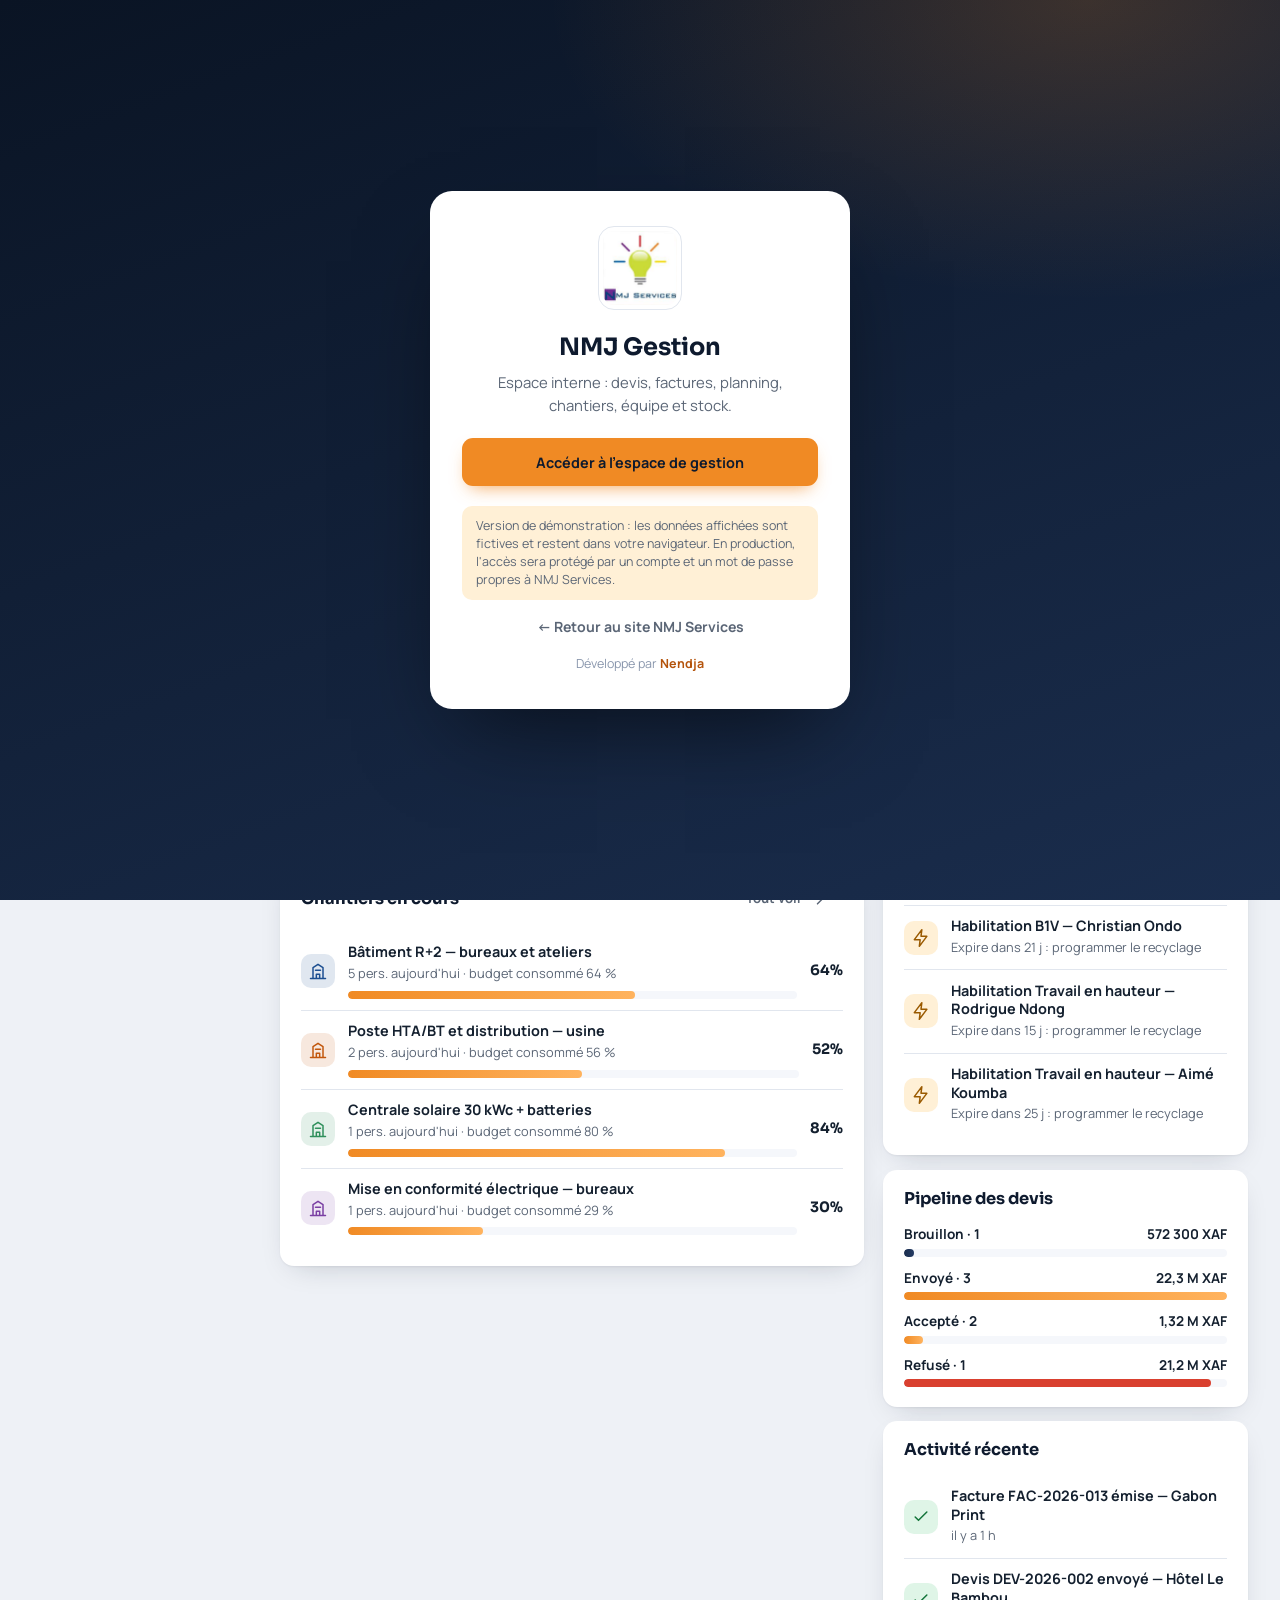
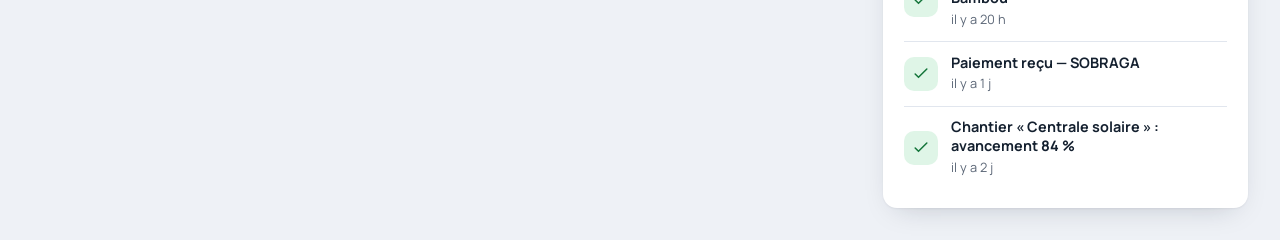
<file: gestion/index.html>
<!DOCTYPE html>
<html lang="fr">
<head>
  <meta charset="UTF-8">
  <meta name="viewport" content="width=device-width, initial-scale=1, viewport-fit=cover">
  <title>NMJ Gestion — Espace interne</title>
  <meta name="robots" content="noindex, nofollow">
  <meta name="theme-color" content="#0e1a2e">
  <link rel="icon" type="image/png" href="../assets/img/logo.png">
  <link rel="apple-touch-icon" href="../assets/img/logo.png">
  <link rel="preconnect" href="https://fonts.googleapis.com">
  <link rel="preconnect" href="https://fonts.gstatic.com" crossorigin>
  <link href="https://fonts.googleapis.com/css2?family=Sora:wght@500;600;700&family=Manrope:wght@400;500;600;700;800&display=swap" rel="stylesheet">
  <link rel="stylesheet" href="gestion.css">
</head>
<body>

<!-- Connexion (démonstration) -->
<div class="login" id="login">
  <div class="login__card">
    <img class="login__logo" src="../assets/img/logo.png" alt="Logo NMJ Services">
    <h1>NMJ Gestion</h1>
    <p>Espace interne : devis, factures, planning, chantiers, équipe et stock.</p>
    <button class="btn btn--pri btn--block" data-act="enter" style="min-height:48px">Accéder à l'espace de gestion</button>
    <p class="login__note">Version de démonstration : les données affichées sont fictives et restent dans votre navigateur. En production, l'accès sera protégé par un compte et un mot de passe propres à NMJ Services.</p>
    <a class="login__back" href="../">← Retour au site NMJ Services</a>
    <p style="margin:1rem 0 0;font-size:.78rem;color:#8a97ad">Développé par <b style="color:#b4530b">Nendja</b></p>
  </div>
</div>

<div class="app">
  <aside class="side">
    <a class="side__brand" href="#/dashboard"><img src="../assets/img/logo.png" alt=""><div><b>NMJ Gestion</b><small>ESPACE INTERNE</small></div></a>
    <nav id="nav" aria-label="Navigation de l'application"></nav>
    <div class="side__foot">
      <div class="user"><span class="avatar">NM</span><div><b>Direction NMJ</b><small>Administrateur (démo)</small></div></div>
      <a class="side__link" href="../">← Retour au site</a>
      <button class="side__link" style="background:none;border:0;text-align:left;font:inherit;font-weight:700;cursor:pointer" data-act="logout">Se déconnecter</button>
    </div>
  </aside>

  <div class="main">
    <header class="top">
      <a class="mobile-logo" href="#/dashboard" aria-label="Tableau de bord"><img src="../assets/img/logo.png" alt="" width="34" height="34"></a>
      <div><h1 id="title">Tableau de bord</h1><span class="date" id="date"></span></div>
      <span class="top__sp"></span>
      <button class="btn btn--pri desk-only" data-act="create"><svg class="i" viewBox="0 0 24 24"><path d="M12 5v14M5 12h14"/></svg>Créer</button>
    </header>
    <main class="view" id="view"></main>
  </div>
</div>

<nav class="tabbar" id="tabbar" aria-label="Navigation mobile"></nav>
<div id="modals"></div>

<script src="data.js"></script>
<script src="app.js"></script>
</body>
</html>
</file>
<file: gestion/gestion.css>
/* NMJ Gestion — interface interne (devis, factures, planning, RH, chantiers, stock) */
:root {
  --navy: #0e1a2e; --navy-2: #1a2d4d; --navy-3: #243b63;
  --orange: #f08a24; --orange-2: #ffb35e; --orange-d: #b4530b;
  --bg: #eef1f6; --card: #fff; --ink: #14202f; --muted: #5b6676; --line: #e1e6ee; --soft: #f5f7fb;
  --ok: #14753a; --ok-bg: #dff5e7; --warn: #9a5a00; --warn-bg: #fff0d6; --bad: #a82a1d; --bad-bg: #fde0dd; --info: #1d4f91; --info-bg: #e1ecfb;
  --ff-d: "Sora", "Manrope", system-ui, sans-serif; --ff: "Manrope", system-ui, -apple-system, "Segoe UI", sans-serif;
  --r: 14px; --shadow: 0 1px 2px rgba(14,26,46,.05), 0 10px 28px -14px rgba(14,26,46,.25);
  --side: 248px; --tab-h: 68px;
}
*, *::before, *::after { box-sizing: border-box; }
html, body { margin: 0; height: 100%; }
body { font-family: var(--ff); font-size: 15px; line-height: 1.5; color: var(--ink); background: var(--bg); -webkit-font-smoothing: antialiased; }
h1, h2, h3, h4 { font-family: var(--ff-d); margin: 0; line-height: 1.2; color: var(--navy); }
p { margin: 0; } ul { margin: 0; padding: 0; list-style: none; }
button, input, select, textarea { font: inherit; color: inherit; }
button { cursor: pointer; }
a { color: inherit; text-decoration: none; }
svg.i { width: 20px; height: 20px; fill: none; stroke: currentColor; stroke-width: 1.8; stroke-linecap: round; stroke-linejoin: round; flex: none; }
[hidden] { display: none !important; }

/* ---------- Connexion ---------- */
.login { position: fixed; inset: 0; z-index: 300; display: grid; place-items: center; padding: 1.2rem; background: radial-gradient(900px 500px at 85% 0%, rgba(240,138,36,.2), transparent 60%), linear-gradient(160deg, #0a1424, var(--navy-2)); }
.login__card { width: min(420px, 100%); background: #fff; border-radius: 22px; padding: 2.2rem 2rem; box-shadow: 0 40px 90px -30px rgba(0,0,0,.6); text-align: center; }
.login__logo { width: 84px; height: 84px; object-fit: contain; margin: 0 auto 1rem; border-radius: 16px; border: 1px solid var(--line); padding: 4px; }
.login h1 { font-size: 1.5rem; }
.login p { color: var(--muted); margin: .6rem 0 1.4rem; font-size: .93rem; }
.login__note { margin: 1.2rem 0 0 !important; font-size: .78rem !important; background: var(--warn-bg); color: var(--warn); border-radius: 10px; padding: .7rem .9rem; text-align: left; line-height: 1.45; }
.login__back { display: inline-block; margin-top: 1rem; font-weight: 700; font-size: .88rem; color: var(--muted); }

/* ---------- Boutons & formulaires ---------- */
.btn { display: inline-flex; align-items: center; justify-content: center; gap: .5rem; border: 1.5px solid transparent; border-radius: 11px; padding: .65rem 1.05rem; font-weight: 700; font-size: .9rem; min-height: 42px; transition: background .2s, transform .2s, border-color .2s, box-shadow .2s; white-space: nowrap; }
.btn:active { transform: scale(.98); }
.btn--pri { background: var(--orange); color: var(--navy); box-shadow: 0 8px 18px -8px rgba(240,138,36,.8); }
.btn--pri:hover { background: var(--orange-2); }
.btn--dark { background: var(--navy); color: #fff; } .btn--dark:hover { background: var(--navy-3); }
.btn--line { background: #fff; border-color: var(--line); color: var(--navy); } .btn--line:hover { border-color: var(--navy); }
.btn--ghost { background: transparent; color: var(--muted); } .btn--ghost:hover { background: var(--soft); color: var(--navy); }
.btn--wa { background: #25d366; color: #fff; } .btn--wa:hover { background: #1ebe5b; }
.btn--danger { background: var(--bad-bg); color: var(--bad); } .btn--danger:hover { background: #f9c8c3; }
.btn--sm { padding: .4rem .75rem; min-height: 34px; font-size: .82rem; border-radius: 9px; }
.btn--icon { padding: 0; width: 38px; min-height: 38px; }
.btn--block { width: 100%; }
label.f { display: grid; gap: .35rem; font-size: .72rem; font-weight: 800; letter-spacing: .08em; text-transform: uppercase; color: var(--muted); }
.in, select.in, textarea.in { width: 100%; font-size: .95rem; font-weight: 500; letter-spacing: 0; text-transform: none; color: var(--ink); background: #fff; border: 1.5px solid var(--line); border-radius: 10px; padding: .6rem .8rem; min-height: 42px; }
.in:focus { outline: 0; border-color: var(--orange); box-shadow: 0 0 0 3px rgba(240,138,36,.2); }
textarea.in { resize: vertical; min-height: 80px; }
.grid2 { display: grid; grid-template-columns: 1fr 1fr; gap: .9rem; } .grid3 { display: grid; grid-template-columns: repeat(3, 1fr); gap: .9rem; }
.stack { display: grid; gap: .9rem; }
.badge { display: inline-flex; align-items: center; gap: .3rem; font-size: .7rem; font-weight: 800; letter-spacing: .04em; padding: .22rem .6rem; border-radius: 999px; white-space: nowrap; }
.b-ok { background: var(--ok-bg); color: var(--ok); } .b-warn { background: var(--warn-bg); color: var(--warn); } .b-bad { background: var(--bad-bg); color: var(--bad); } .b-info { background: var(--info-bg); color: var(--info); } .b-mute { background: #e8ecf3; color: var(--muted); }

/* ---------- Structure ---------- */
.app { display: grid; grid-template-columns: var(--side) 1fr; min-height: 100vh; }
.side { background: linear-gradient(180deg, var(--navy), #0a1424); color: #cdd6e6; display: flex; flex-direction: column; position: sticky; top: 0; height: 100vh; padding: 1.2rem .9rem; }
.side__brand { display: flex; align-items: center; gap: .7rem; padding: .2rem .5rem 1.3rem; }
.side__brand img { width: 44px; height: 44px; border-radius: 11px; background: #fff; padding: 3px; object-fit: contain; }
.side__brand b { display: block; font-family: var(--ff-d); color: #fff; font-size: 1.02rem; line-height: 1.1; }
.side__brand small { font-size: .62rem; letter-spacing: .2em; color: var(--orange-2); font-weight: 800; }
.side nav { display: grid; gap: .15rem; overflow-y: auto; flex: 1; align-content: start; }
.nav__sec { font-size: .62rem; letter-spacing: .2em; font-weight: 800; color: #6f7f9b; padding: .9rem .7rem .35rem; text-transform: uppercase; }
.nav__a { display: flex; align-items: center; gap: .75rem; padding: .66rem .8rem; border-radius: 11px; font-weight: 700; font-size: .92rem; color: #cdd6e6; transition: background .2s, color .2s; }
.nav__a:hover { background: rgba(255,255,255,.06); color: #fff; }
.nav__a.is-on { background: var(--orange); color: var(--navy); }
.nav__a .n { margin-left: auto; font-size: .7rem; font-weight: 800; background: rgba(255,255,255,.12); border-radius: 999px; padding: .1rem .5rem; }
.nav__a.is-on .n { background: rgba(14,26,46,.18); }
.side__foot { border-top: 1px solid rgba(255,255,255,.1); padding-top: .9rem; display: grid; gap: .5rem; }
.user { display: flex; align-items: center; gap: .7rem; padding: .3rem .5rem; }
.avatar { width: 38px; height: 38px; border-radius: 50%; background: var(--navy-3); color: #fff; display: grid; place-items: center; font-weight: 800; font-size: .8rem; flex: none; }
.user b { display: block; color: #fff; font-size: .88rem; line-height: 1.2; } .user small { font-size: .74rem; color: #8b9bb8; }
.side__link { display: flex; gap: .6rem; align-items: center; padding: .5rem .8rem; font-size: .85rem; font-weight: 700; color: #9fb0cc; border-radius: 10px; } .side__link:hover { background: rgba(255,255,255,.06); color: #fff; }

.main { min-width: 0; display: flex; flex-direction: column; }
.top { position: sticky; top: 0; z-index: 40; display: flex; align-items: center; gap: 1rem; padding: .85rem clamp(1rem, 3vw, 2rem); background: rgba(238,241,246,.92); backdrop-filter: blur(10px); -webkit-backdrop-filter: blur(10px); border-bottom: 1px solid var(--line); }
.top h1 { font-size: 1.3rem; } .top .date { font-size: .82rem; color: var(--muted); font-weight: 600; text-transform: capitalize; }
.top__sp { flex: 1; }
.view { padding: clamp(1rem, 3vw, 2rem); display: grid; gap: 1.2rem; align-content: start; animation: in .35s ease; }
@keyframes in { from { opacity: 0; transform: translateY(8px); } }

.card { background: var(--card); border-radius: var(--r); box-shadow: var(--shadow); padding: 1.2rem 1.3rem; min-width: 0; }
.card__h { display: flex; align-items: center; justify-content: space-between; gap: .8rem; margin-bottom: 1rem; flex-wrap: wrap; }
.card__h h3 { font-size: 1.02rem; } .card__h small { color: var(--muted); font-weight: 600; }
.cols { display: grid; gap: 1.2rem; grid-template-columns: 1.6fr 1fr; align-items: start; }
.kpis { display: grid; grid-template-columns: repeat(auto-fit, minmax(190px, 1fr)); gap: 1rem; }
.kpi { background: var(--card); border-radius: var(--r); box-shadow: var(--shadow); padding: 1.1rem 1.2rem; position: relative; overflow: hidden; }
.kpi__ico { position: absolute; right: 1rem; top: 1rem; width: 38px; height: 38px; border-radius: 11px; display: grid; place-items: center; background: var(--soft); color: var(--navy-2); }
.kpi small { display: block; font-size: .7rem; letter-spacing: .12em; text-transform: uppercase; font-weight: 800; color: var(--muted); }
.kpi b { display: block; font-family: var(--ff-d); font-size: 1.6rem; color: var(--navy); margin: .35rem 0 .1rem; letter-spacing: -.02em; }
.kpi span { font-size: .8rem; color: var(--muted); font-weight: 600; }
.kpi--hot { background: linear-gradient(140deg, var(--navy-2), var(--navy)); } .kpi--hot small, .kpi--hot span { color: #aab8d2; } .kpi--hot b { color: #fff; } .kpi--hot .kpi__ico { background: rgba(255,255,255,.1); color: var(--orange-2); }
.quick { display: flex; flex-wrap: wrap; gap: .6rem; }
.bar { height: 8px; border-radius: 99px; background: var(--soft); overflow: hidden; } .bar i { display: block; height: 100%; border-radius: 99px; background: linear-gradient(90deg, var(--orange), var(--orange-2)); transition: width .8s cubic-bezier(.2,.7,.2,1); }
.bar--navy i { background: linear-gradient(90deg, var(--navy-2), var(--navy-3)); } .bar--red i { background: #d9402f; }
.list > li { display: flex; gap: .8rem; align-items: center; padding: .7rem 0; border-bottom: 1px solid var(--line); } .list > li:last-child { border-bottom: 0; }
.list .dot { width: 34px; height: 34px; border-radius: 10px; display: grid; place-items: center; flex: none; }
.list .dot.bad { background: var(--bad-bg); color: var(--bad); } .list .dot.warn { background: var(--warn-bg); color: var(--warn); } .list .dot.info { background: var(--info-bg); color: var(--info); } .list .dot.ok { background: var(--ok-bg); color: var(--ok); }
.list b { display: block; font-size: .9rem; line-height: 1.3; } .list small { color: var(--muted); font-size: .8rem; }
.empty { text-align: center; padding: 2rem 1rem; color: var(--muted); font-weight: 600; }

/* ---------- Barre d'outils de liste ---------- */
.toolbar { display: flex; gap: .7rem; flex-wrap: wrap; align-items: center; }
.search { position: relative; flex: 1 1 220px; max-width: 360px; } .search svg { position: absolute; left: .8rem; top: 50%; transform: translateY(-50%); color: var(--muted); width: 18px; height: 18px; } .search input { padding-left: 2.4rem; }
.chips { display: flex; gap: .4rem; flex-wrap: wrap; } .chip { border: 1.5px solid var(--line); background: #fff; border-radius: 999px; padding: .38rem .85rem; font-weight: 700; font-size: .82rem; color: var(--muted); min-height: 36px; } .chip.is-on { background: var(--navy); border-color: var(--navy); color: #fff; }
.chip .n { opacity: .6; margin-left: .3rem; }

/* ---------- Tableaux ---------- */
.tbl { width: 100%; border-collapse: collapse; }
.tbl th { text-align: left; font-size: .68rem; letter-spacing: .12em; text-transform: uppercase; color: var(--muted); font-weight: 800; padding: .6rem .8rem; border-bottom: 2px solid var(--line); white-space: nowrap; }
.tbl td { padding: .8rem; border-bottom: 1px solid var(--line); vertical-align: middle; }
.tbl tbody tr { transition: background .15s; } .tbl tbody tr[data-act] { cursor: pointer; } .tbl tbody tr:hover { background: var(--soft); }
.tbl .r { text-align: right; } .tbl .num { font-variant-numeric: tabular-nums; white-space: nowrap; }
.tbl .strong { font-weight: 800; color: var(--navy); } .tbl .sub { display: block; font-size: .78rem; color: var(--muted); font-weight: 600; }
.tbl .acts { display: flex; gap: .3rem; justify-content: flex-end; }

/* ---------- Cartes de ressources ---------- */
.cards { display: grid; grid-template-columns: repeat(auto-fill, minmax(290px, 1fr)); gap: 1rem; }
.rc { background: var(--card); border-radius: var(--r); box-shadow: var(--shadow); padding: 1.1rem 1.2rem; display: grid; gap: .8rem; cursor: pointer; transition: transform .2s, box-shadow .2s; border: 2px solid transparent; }
.rc:hover { transform: translateY(-3px); border-color: rgba(240,138,36,.4); }
.rc__top { display: flex; gap: .8rem; align-items: center; } .rc__top b { display: block; color: var(--navy); line-height: 1.25; } .rc__top small { color: var(--muted); font-weight: 600; font-size: .82rem; }
.rc .avatar { width: 46px; height: 46px; background: var(--navy-2); font-size: .95rem; }
.rc__tags { display: flex; flex-wrap: wrap; gap: .35rem; }
.rc__meta { display: flex; justify-content: space-between; font-size: .8rem; color: var(--muted); font-weight: 700; }

/* ---------- Planning ---------- */
.plan-wrap { overflow-x: auto; border-radius: var(--r); background: var(--card); box-shadow: var(--shadow); }
.plan { border-collapse: separate; border-spacing: 0; min-width: 760px; width: 100%; }
.plan th { padding: .7rem .5rem; font-size: .72rem; letter-spacing: .1em; text-transform: uppercase; color: var(--muted); font-weight: 800; text-align: center; border-bottom: 2px solid var(--line); background: var(--soft); position: sticky; top: 0; }
.plan th.today { background: var(--orange); color: var(--navy); }
.plan th small { display: block; font-size: 1rem; letter-spacing: 0; color: inherit; font-family: var(--ff-d); }
.plan td, .plan th:first-child { border-bottom: 1px solid var(--line); }
.plan td.who, .plan th:first-child { text-align: left; position: sticky; left: 0; background: #fff; z-index: 2; min-width: 190px; padding: .55rem .9rem; border-right: 1px solid var(--line); }
.plan th:first-child { background: var(--soft); }
.plan div.who { display: flex; align-items: center; gap: .65rem; } .plan .who b { display: block; font-size: .86rem; line-height: 1.2; } .plan .who small { font-size: .74rem; color: var(--muted); font-weight: 600; } .plan .who .avatar { width: 32px; height: 32px; font-size: .7rem; }
.plan td.c { padding: .3rem; text-align: center; min-width: 96px; }
.cell { width: 100%; min-height: 46px; border-radius: 10px; border: 1.5px dashed var(--line); background: transparent; font-size: .74rem; font-weight: 800; line-height: 1.2; padding: .3rem .4rem; color: var(--muted); transition: transform .15s; }
.cell:hover { transform: scale(1.03); border-color: var(--orange); }
.cell.on { border: 0; color: #fff; }
.cell.conge { background: #8a97ad; color: #fff; border: 0; } .cell.formation { background: #6c4fb8; color: #fff; border: 0; } .cell.maladie { background: #c0575a; color: #fff; border: 0; }
.legend { display: flex; flex-wrap: wrap; gap: .5rem .9rem; font-size: .8rem; font-weight: 700; color: var(--muted); } .legend i { display: inline-block; width: 12px; height: 12px; border-radius: 4px; margin-right: .35rem; vertical-align: -1px; }
.weeknav { display: flex; align-items: center; gap: .5rem; } .weeknav b { font-family: var(--ff-d); color: var(--navy); min-width: 190px; text-align: center; }

/* ---------- Graphique ---------- */
.chart { width: 100%; height: auto; display: block; } .chart text { font-family: var(--ff); font-size: 11px; fill: var(--muted); font-weight: 700; }
.lg { display: flex; gap: 1rem; font-size: .8rem; font-weight: 700; color: var(--muted); } .lg i { display: inline-block; width: 10px; height: 10px; border-radius: 3px; margin-right: .35rem; }
.funnel { display: grid; gap: .7rem; } .funnel div { display: grid; gap: .25rem; } .funnel span { display: flex; justify-content: space-between; font-size: .85rem; font-weight: 700; }

/* ---------- Modales ---------- */
.ov { position: fixed; inset: 0; z-index: 200; background: rgba(10,20,36,.55); backdrop-filter: blur(3px); display: grid; place-items: center; padding: 1.2rem; animation: fade .2s; overflow-y: auto; }
@keyframes fade { from { opacity: 0; } }
.modal { width: min(560px, 100%); max-height: calc(100vh - 2.4rem); background: #fff; border-radius: 20px; display: flex; flex-direction: column; box-shadow: 0 40px 90px -30px rgba(0,0,0,.6); animation: up .3s cubic-bezier(.2,.7,.2,1); }
.modal--lg { width: min(940px, 100%); } .modal--doc { width: min(860px, 100%); }
@keyframes up { from { transform: translateY(24px); opacity: 0; } }
.modal__h { display: flex; align-items: center; justify-content: space-between; gap: 1rem; padding: 1.1rem 1.4rem; border-bottom: 1px solid var(--line); } .modal__h h3 { font-size: 1.12rem; }
.modal__b { padding: 1.3rem 1.4rem; overflow-y: auto; flex: 1; }
.modal__f { display: flex; gap: .6rem; flex-wrap: wrap; justify-content: flex-end; padding: 1rem 1.4rem; border-top: 1px solid var(--line); background: var(--soft); border-radius: 0 0 20px 20px; }
.modal__f .sp { flex: 1; }
.pick { display: grid; gap: .5rem; } .pick button { display: flex; align-items: center; gap: .7rem; text-align: left; width: 100%; padding: .75rem .9rem; border-radius: 11px; border: 1.5px solid var(--line); background: #fff; font-weight: 700; min-height: 48px; } .pick button:hover, .pick button.is-on { border-color: var(--orange); background: #fff7ee; } .pick i { width: 14px; height: 14px; border-radius: 5px; flex: none; }
.toast { position: fixed; left: 50%; bottom: 1.4rem; transform: translateX(-50%); z-index: 400; background: var(--navy); color: #fff; padding: .75rem 1.2rem; border-radius: 12px; font-weight: 700; font-size: .9rem; box-shadow: 0 14px 34px -10px rgba(0,0,0,.5); animation: up .3s; max-width: calc(100vw - 2rem); }

/* Éditeur de lignes */
.lines { display: grid; gap: .5rem; }
.ln { display: grid; grid-template-columns: 1fr 70px 80px 120px 110px 36px; gap: .5rem; align-items: center; }
.ln--h { font-size: .66rem; letter-spacing: .1em; text-transform: uppercase; color: var(--muted); font-weight: 800; }
.ln .tot { text-align: right; font-weight: 800; color: var(--navy); font-variant-numeric: tabular-nums; font-size: .9rem; }
.sum { margin-left: auto; width: min(340px, 100%); display: grid; gap: .4rem; font-size: .92rem; } .sum div { display: flex; justify-content: space-between; } .sum .big { font-family: var(--ff-d); font-size: 1.2rem; font-weight: 700; color: var(--navy); border-top: 2px solid var(--navy); padding-top: .5rem; margin-top: .2rem; }

/* Document imprimable */
.doc { background: #fff; color: #1a2332; padding: 2.2rem; font-size: 13.5px; line-height: 1.5; }
.doc__top { display: flex; justify-content: space-between; gap: 1.5rem; align-items: flex-start; border-bottom: 3px solid var(--orange); padding-bottom: 1.2rem; }
.doc__co { display: flex; gap: 1rem; align-items: center; } .doc__co img { width: 74px; height: 74px; object-fit: contain; } .doc__co b { font-family: var(--ff-d); font-size: 1.15rem; color: var(--navy); display: block; } .doc__co span { font-size: 12px; color: #4a566a; display: block; }
.doc__ttl { text-align: right; } .doc__ttl h2 { font-size: 1.7rem; letter-spacing: .06em; color: var(--navy); } .doc__ttl span { display: block; font-size: 12.5px; color: #4a566a; font-weight: 600; }
.doc__meta { display: grid; grid-template-columns: 1fr 1fr; gap: 1.2rem; margin: 1.3rem 0; }
.doc__box { border: 1px solid var(--line); border-radius: 10px; padding: .9rem 1rem; } .doc__box small { display: block; font-size: 10.5px; letter-spacing: .14em; text-transform: uppercase; color: var(--orange-d); font-weight: 800; margin-bottom: .25rem; }
.doc table { width: 100%; border-collapse: collapse; margin: .6rem 0 1rem; } .doc th { background: var(--navy); color: #fff; font-size: 11px; letter-spacing: .08em; text-transform: uppercase; padding: .55rem .6rem; text-align: left; } .doc td { padding: .55rem .6rem; border-bottom: 1px solid var(--line); vertical-align: top; } .doc .r { text-align: right; white-space: nowrap; }
.doc__tot { margin-left: auto; width: 320px; max-width: 100%; } .doc__tot div { display: flex; justify-content: space-between; padding: .3rem 0; } .doc__tot .g { background: var(--navy); color: #fff; padding: .6rem .8rem; border-radius: 8px; font-weight: 800; font-size: 1.05rem; margin-top: .3rem; }
.doc__letters { margin: 1rem 0; font-style: italic; color: #3a465a; } .doc__foot { margin-top: 1.6rem; padding-top: .9rem; border-top: 1px solid var(--line); font-size: 11px; color: #667189; text-align: center; }
.doc__sign { display: grid; grid-template-columns: 1fr 1fr; gap: 1.5rem; margin-top: 1.4rem; } .doc__sign div { border: 1px dashed #b7c0cf; border-radius: 10px; height: 96px; padding: .5rem .7rem; font-size: 11.5px; color: #667189; }
.stamp { display: inline-block; border: 3px solid var(--ok); color: var(--ok); border-radius: 10px; padding: .1rem .8rem; font-weight: 800; letter-spacing: .1em; transform: rotate(-6deg); font-size: 1.1rem; margin-top: .4rem; }

/* ---------- Barre mobile ---------- */
.tabbar { display: none; }
@media (max-width: 1020px) {
  .cols { grid-template-columns: 1fr; }
  .app { grid-template-columns: minmax(0, 1fr); }
  .side { display: none; }
  .view { padding-bottom: calc(var(--tab-h) + 2rem + env(safe-area-inset-bottom)); }
  .top { padding: .7rem 1rem; } .top h1 { font-size: 1.1rem; } .top .date { display: none; }
  .tabbar { display: grid; grid-template-columns: repeat(5, 1fr); position: fixed; left: 0; right: 0; bottom: 0; z-index: 90; background: rgba(14,26,46,.97); backdrop-filter: blur(14px); -webkit-backdrop-filter: blur(14px); padding: .35rem .3rem calc(.35rem + env(safe-area-inset-bottom)); box-shadow: 0 -12px 30px -12px rgba(0,0,0,.5); }
  .tabbar a, .tabbar button { display: flex; flex-direction: column; align-items: center; justify-content: center; gap: .2rem; min-height: 52px; background: none; border: 0; color: #9fb0cc; font-size: .66rem; font-weight: 700; border-radius: 12px; -webkit-tap-highlight-color: transparent; }
  .tabbar .is-on { color: var(--orange-2); } .tabbar .is-on svg { stroke: var(--orange-2); }
  .tabbar .plus { color: var(--navy); } .tabbar .plus svg { width: 26px; height: 26px; padding: 12px; box-sizing: content-box; background: var(--orange); border-radius: 50%; margin-top: -24px; box-shadow: 0 10px 22px -6px rgba(240,138,36,.8), 0 0 0 5px rgba(14,26,46,.97); stroke: var(--navy); } .tabbar .plus span { color: var(--orange-2); margin-top: -2px; }
}
@media (max-width: 760px) {
  .grid2, .grid3 { grid-template-columns: 1fr; }
  .ov { padding: 0; align-items: end; } .modal, .modal--lg, .modal--doc { width: 100%; max-height: 94vh; border-radius: 22px 22px 0 0; } .modal__f { border-radius: 0; padding-bottom: calc(1rem + env(safe-area-inset-bottom)); }
  .modal__f .btn { flex: 1 1 auto; }
  .ln { grid-template-columns: 1fr 1fr 1fr 36px; } .ln > :first-child { grid-column: 1 / -1; } .ln .tot { grid-column: 1 / 4; text-align: left; } .ln--h { display: none; }
  .ln .in[name=pu] { grid-column: auto; }
  .doc { padding: 1.1rem; font-size: 12.5px; } .doc__top, .doc__meta, .doc__sign { grid-template-columns: 1fr; display: grid; } .doc__ttl { text-align: left; } .doc table { display: block; overflow-x: auto; }
  .kpis { grid-template-columns: 1fr 1fr; gap: .7rem; } .kpi { padding: .9rem; } .kpi b { font-size: 1.25rem; } .kpi__ico { display: none; }
  .quick .btn { flex: 1 1 45%; }
  .card { padding: 1rem; }
  .weeknav b { min-width: 0; flex: 1; font-size: .9rem; }
  .search { max-width: none; }
  .chips { flex-wrap: nowrap; overflow-x: auto; margin-inline: -1rem; padding-inline: 1rem; scrollbar-width: none; width: calc(100% + 2rem); } .chips::-webkit-scrollbar { display: none; } .chip { flex: none; }
  /* tableaux -> cartes */
  .tbl thead { display: none; } .tbl, .tbl tbody, .tbl tr, .tbl td { display: block; width: 100%; }
  .tbl tr { background: var(--card); border-radius: var(--r); box-shadow: var(--shadow); padding: .8rem 1rem; margin-bottom: .7rem; }
  .tbl td { border: 0; padding: .25rem 0; display: flex; justify-content: space-between; gap: 1rem; text-align: right; align-items: center; }
  .tbl td::before { content: attr(data-l); font-size: .68rem; font-weight: 800; letter-spacing: .1em; text-transform: uppercase; color: var(--muted); text-align: left; flex: none; }
  .tbl td.first { font-size: 1.02rem; } .tbl td.first::before, .tbl td.acts-c::before { display: none; } .tbl td.first { justify-content: flex-start; text-align: left; }
  .tbl .acts { justify-content: flex-start; }
  .tbl .sub { display: inline; margin-left: .4rem; }
}
@media print {
  body * { visibility: hidden; } .doc, .doc * { visibility: visible; } .doc { position: absolute; left: 0; top: 0; width: 100%; padding: 0; } .ov { background: none; }
  @page { margin: 14mm; }
}
@media (prefers-reduced-motion: reduce) { * { animation: none !important; transition: none !important; } }

.mobile-logo { display: none; } .mobile-logo img { border-radius: 9px; background: #fff; padding: 2px; object-fit: contain; }
@media (max-width: 1020px) { .mobile-logo { display: block; line-height: 0; } .desk-only { display: none; } }

.tbl td.first, .tbl td[data-l="Date"], .tbl td[data-l="Émise"], .tbl td[data-l="Échéance"] { white-space: nowrap; }
@media (max-width: 760px) {
  .toolbar { display: grid; grid-template-columns: minmax(0, 1fr); gap: .7rem; }
  .toolbar > .btn, .toolbar > button { width: 100%; }
  .toolbar > span { display: none; }
  .tbl td[data-l="Client"], .tbl td[data-l="Article"], .tbl td[data-l="Contact"] { display: block; text-align: left; }
  .tbl td[data-l="Client"]::before, .tbl td[data-l="Contact"]::before { display: block; margin-bottom: .1rem; }
  .tbl td[data-l="Client"] .sub, .tbl td[data-l="Article"] .sub, .tbl td[data-l="Contact"] .sub { display: block; margin: 0; }
  .tbl td.first { white-space: normal; }
  .plan td.who, .plan th:first-child { min-width: 150px; }
  .plan td.c { min-width: 88px; }
  .weeknav { flex: 1; }
}

/* ---------- Photo, fiche collaborateur ---------- */
.avatar--img { object-fit: cover; background: #fff; border: 2px solid #fff; box-shadow: 0 0 0 1px var(--line); }
.rc .avatar--img { width: 46px; height: 46px; }
.fh { display: grid; grid-template-columns: auto 1fr 150px; gap: 1.1rem; align-items: center; padding-bottom: 1rem; border-bottom: 1px solid var(--line); }
.fh__ph { width: 92px; height: 92px; border-radius: 22px; overflow: hidden; background: var(--navy-2); display: grid; place-items: center; color: #fff; font-family: var(--ff-d); font-weight: 700; font-size: 1.5rem; box-shadow: 0 8px 20px -10px rgba(14,26,46,.6); }
.fh__ph img { width: 100%; height: 100%; object-fit: cover; }
.fh__t h4 { font-size: 1.25rem; } .fh__t > span { color: var(--muted); font-weight: 600; font-size: .88rem; }
.fh__c small { display: block; font-size: .66rem; letter-spacing: .12em; text-transform: uppercase; font-weight: 800; color: var(--muted); } .fh__c b { font-family: var(--ff-d); font-size: 1.4rem; color: var(--navy); } .fh__c .bar { margin-top: .3rem; }
.fs-tabs { margin: 0; flex-wrap: wrap; } .fs { animation: in .25s ease; } .fs[hidden] { display: none !important; }
.fs__h { font-family: var(--ff-d); font-size: .95rem; color: var(--navy); margin-top: .4rem; padding-bottom: .3rem; border-bottom: 2px solid var(--soft); }
.hint { color: var(--muted); font-size: .82rem; font-weight: 600; line-height: 1.5; }
.addbox { display: grid; gap: .8rem; padding: 1rem; border: 2px dashed var(--line); border-radius: 14px; background: var(--soft); justify-items: start; } .addbox .f { width: 100%; }
.hab { display: grid; grid-template-columns: 1fr 1fr 40px; gap: .5rem; align-items: center; }
.sheet-id { display: flex; gap: 1.2rem; align-items: center; margin: 1.2rem 0; } .sheet-id img, .sheet-id__n { width: 104px; height: 104px; border-radius: 16px; object-fit: cover; flex: none; border: 1px solid var(--line); } .sheet-id__n { display: grid; place-items: center; background: var(--navy-2); color: #fff; font-family: var(--ff-d); font-size: 1.6rem; font-weight: 700; }
.doc__h { font-family: var(--ff-d); font-size: 12px; letter-spacing: .14em; text-transform: uppercase; color: var(--orange-d); margin: 1.1rem 0 .4rem; padding-bottom: .25rem; border-bottom: 1px solid var(--line); }
.kv { display: grid; grid-template-columns: 170px 1fr; gap: .3rem 1rem; font-size: 13px; } .kv span { color: #667189; font-weight: 600; } .kv b { font-weight: 700; color: #1a2332; word-break: break-word; }

/* ---------- Gantt des travaux ---------- */
.gt-scroll { background: var(--card); border-radius: var(--r); box-shadow: var(--shadow); overflow: auto; max-height: 70vh; position: relative; }
.gt { position: relative; }
.gt-h { position: sticky; top: 0; z-index: 6; display: flex; background: #fff; border-bottom: 2px solid var(--line); }
.gt-hn { background: var(--soft) !important; font-size: .68rem !important; letter-spacing: .12em; text-transform: uppercase; color: var(--muted); font-weight: 800; align-items: center; display: flex; }
.gt-mr, .gt-dr { display: flex; } .gt-m { flex: none; height: 30px; line-height: 30px; padding: 0 .6rem; font-size: .72rem; font-weight: 800; color: var(--navy); text-transform: capitalize; border-left: 1px solid var(--line); background: var(--soft); white-space: nowrap; overflow: hidden; }
.gt-d { flex: none; height: 28px; line-height: 28px; text-align: center; font-size: .68rem; font-weight: 700; color: var(--muted); border-left: 1px solid rgba(14,26,46,.06); overflow: hidden; } .gt-d.we { background: rgba(14,26,46,.05); } .gt-d.now { background: var(--orange); color: var(--navy); border-radius: 6px 6px 0 0; }
.gt-r { display: flex; border-bottom: 1px solid var(--line); }
.gt-n { flex: none; width: 250px; position: sticky; left: 0; z-index: 4; background: #fff; padding: .35rem .8rem; border-right: 1px solid var(--line); display: grid; align-content: center; min-width: 0; }
.gt-n b { font-size: .86rem; color: var(--navy); line-height: 1.25; overflow: hidden; text-overflow: ellipsis; white-space: nowrap; } .gt-n small { font-size: .72rem; color: var(--muted); font-weight: 600; overflow: hidden; text-overflow: ellipsis; white-space: nowrap; }
.gt-n[data-act]:hover { background: #fff8ef; }
.gt-g .gt-n { background: var(--soft); } .gt-g .gt-l { background-color: rgba(14,26,46,.025); }
.gt-l { position: relative; flex: none; }
.gt-sum { position: absolute; top: 19px; height: 8px; border-radius: 4px; opacity: .55; }
.gb { position: absolute; top: 8px; height: 26px; border-radius: 8px; cursor: grab; overflow: hidden; display: flex; align-items: center; color: #fff; font-size: .72rem; font-weight: 800; box-shadow: 0 3px 8px -4px rgba(14,26,46,.5); user-select: none; touch-action: manipulation; }
.gb:active { cursor: grabbing; }
.gb-p { position: absolute; left: 0; top: 0; bottom: 0; background: rgba(14,26,46,.38); pointer-events: none; }
.gb-t { position: relative; padding: 0 .55rem; white-space: nowrap; pointer-events: none; text-shadow: 0 1px 2px rgba(0,0,0,.3); }
.gb-h { position: absolute; right: 0; top: 0; bottom: 0; width: 9px; cursor: ew-resize; background: linear-gradient(90deg, transparent, rgba(255,255,255,.35)); }
.gb.is-late { box-shadow: 0 0 0 2px #d9402f, 0 3px 8px -4px rgba(14,26,46,.5); } .gb.is-done::after { content: "✓"; position: absolute; right: 12px; font-size: .8rem; }
.gb-o { position: absolute; top: 14px; font-size: .72rem; font-weight: 800; color: var(--muted); }
.gm { position: absolute; top: 11px; width: 20px; height: 20px; border: 0; background: none; padding: 0; cursor: pointer; } .gm i { display: block; width: 14px; height: 14px; margin: 3px; transform: rotate(45deg); background: currentColor; border: 2px solid #fff; box-shadow: 0 2px 6px rgba(14,26,46,.4); border-radius: 3px; }
.gt-svg { position: absolute; left: 0; top: 0; pointer-events: none; z-index: 3; }
.gt-today { position: absolute; top: 0; bottom: 0; width: 2px; background: var(--orange); z-index: 5; pointer-events: none; opacity: .9; }
@media (max-width: 1020px) { .fh { grid-template-columns: auto 1fr; } .fh__c { grid-column: 1 / -1; } }
@media (max-width: 760px) {
  .gt-scroll { max-height: 66vh; } .gt-n { width: 150px; padding: .3rem .55rem; } .gt-n b { font-size: .78rem; } .gt-n small { font-size: .66rem; }
  .fh__ph { width: 72px; height: 72px; border-radius: 18px; } .kv { grid-template-columns: 1fr; gap: 0 1rem; } .kv span { margin-top: .4rem; }
  .sheet-id { flex-direction: column; align-items: flex-start; } .hab { grid-template-columns: 1fr 40px; } .hab input[type=date] { grid-column: 1; } .hab button { grid-row: 1 / span 2; grid-column: 2; }
  .fs-tabs { flex-wrap: nowrap; overflow-x: auto; }
}
</file>
